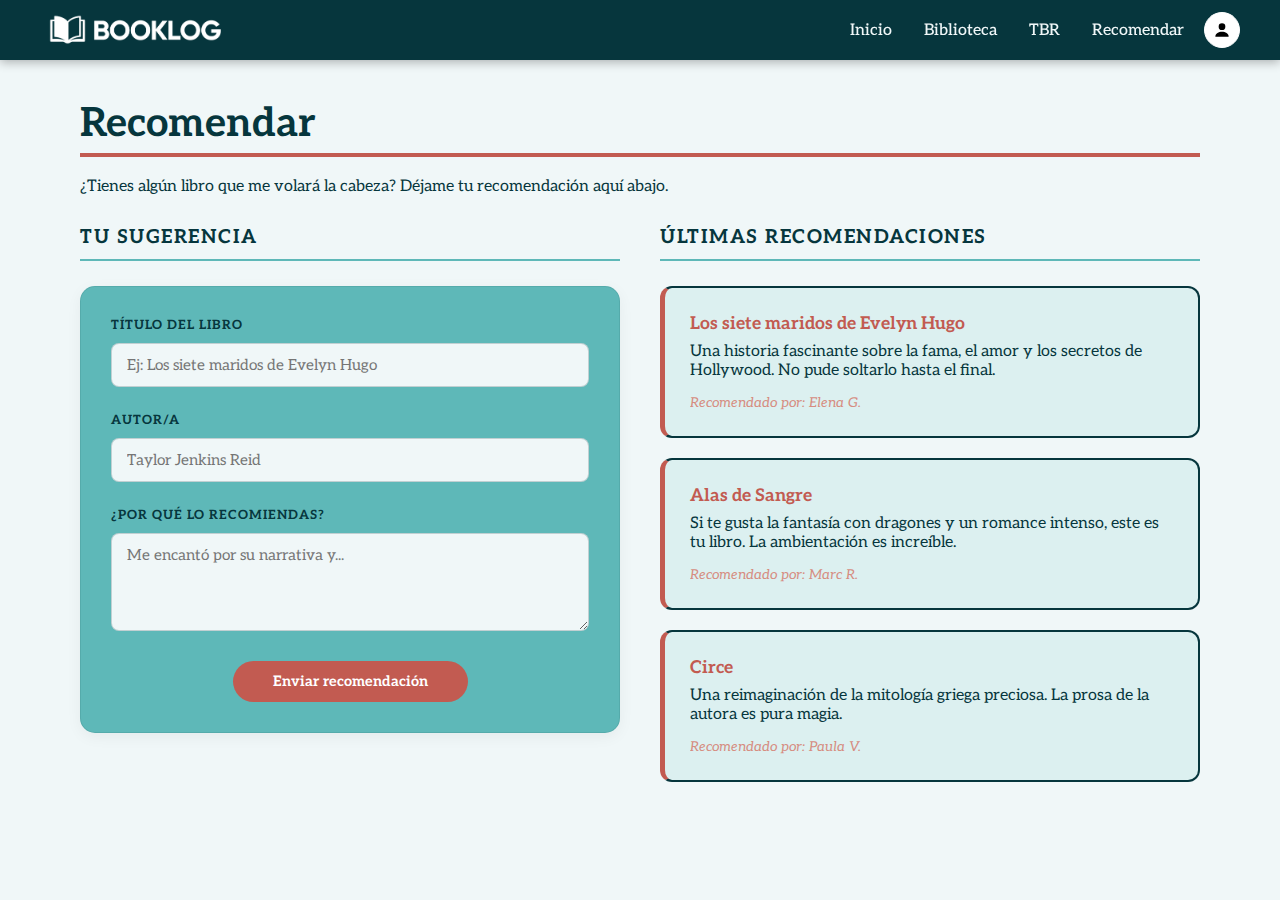
<file: recomendar.html>
<!DOCTYPE html>
<html lang="es">
<head>
    <meta charset="UTF-8">
    <meta name="viewport" content="width=device-width, initial-scale=1.0">
    <title>Recomendaciones | BookLog</title>
    <link rel="stylesheet" href="css/estilos.css">
    <link rel="preconnect" href="https://fonts.googleapis.com">
    <link rel="preconnect" href="https://fonts.gstatic.com" crossorigin>
    <link href="https://fonts.googleapis.com/css2?family=Aleo:wght@100..900&display=swap" rel="stylesheet">
    <script defer src="js/funciones.js"></script>
    <script defer src="js/data.js"></script>
</head>
<body>

    <header class="topbar">
        <a href="index.html" class="logo">
            <img src="img/logo-blanco.png" alt="BookLog">
        </a>

        <div class="menu-container">
            <button class="burger-menu" id="burger-menu" aria-label="Abrir menú">
                <span class="bar"></span>
                <span class="bar"></span>
                <span class="bar"></span>
            </button>

            <nav id="nav-menu">
                <a href="index.html">Inicio</a>
                <a href="biblioteca.html">Biblioteca</a>
                <a href="tbr.html">TBR</a>
                <a href="recomendar.html">Recomendar</a>
            </nav>
        </div>

        <div class="header-actions">
            
            <button class="editor-btn" title="Entrar como editor">
                <svg viewBox="0 0 24 24" width="20" height="20">
                    <circle cx="12" cy="8" r="4" />
                    <path d="M4 20c0-4 4-6 8-6s8 2 8 6" />
                </svg>
            </button>

            <button id="logout-btn" class="logout-btn" title="Cerrar modo editor"> Salir </button>
        </div>
    </header>

    <main class="container simple-page-layout">
    <h1 class="page-title">Recomendar</h1>
    <p class="subtitle">¿Tienes algún libro que me volará la cabeza? Déjame tu recomendación aquí abajo.</p>

    <div class="recommendation-layout">
        <section class="form-container">
            <h3 class="section-small-title">Tu Sugerencia</h3>
            <form id="recommendation-form" class="custom-form">
                <div class="input-group">
                    <label for="recom-title">Título del libro</label>
                    <input type="text" id="recom-title" placeholder="Ej: Los siete maridos de Evelyn Hugo" required>
                </div>
                <div class="input-group">
                    <label for="recom-author">Autor/a</label>
                    <input type="text" id="recom-author" placeholder="Taylor Jenkins Reid" required>
                </div>
                <div class="input-group">
                    <label for="recom-why">¿Por qué lo recomiendas?</label>
                    <textarea id="recom-why" rows="4" placeholder="Me encantó por su narrativa y..." required></textarea>
                </div>
                <button type="submit" class="submit-btn btn-enviar-recom">Enviar recomendación</button>
            </form>
        </section>

        <section class="suggestions-container">
            <h3 class="section-small-title">Últimas recomendaciones</h3>
            <div id="recommendations-list" class="recom-grid">
                <!-- Las recomendaciones se cargarán aquí dinámicamente -->
                <!-- Simulación de recomendaciones -->
                <div class="recom-item">
                    <strong>Los siete maridos de Evelyn Hugo</strong>
                    <p>Una historia fascinante sobre la fama, el amor y los secretos de Hollywood. No pude soltarlo hasta el final.</p>
                    <span class="recom-author">Recomendado por: Elena G.</span>
                </div>

                <div class="recom-item">
                    <strong>Alas de Sangre</strong>
                    <p>Si te gusta la fantasía con dragones y un romance intenso, este es tu libro. La ambientación es increíble.</p>
                    <span class="recom-author">Recomendado por: Marc R.</span>
                </div>

                <div class="recom-item">
                    <strong>Circe</strong>
                    <p>Una reimaginación de la mitología griega preciosa. La prosa de la autora es pura magia.</p>
                    <span class="recom-author">Recomendado por: Paula V.</span>
                </div>

            </div>
                </div>
        </section>
    </div>
</main>
    
    <div id="modal-editor" class="modal">
    <div class="modal-content">
        <button class="close-modal" id="close-login">✕</button>
        <h3>Acceso Editor</h3>
        <p>Introduce la clave para gestionar tu diario.</p>
        <form id="login-form">
            <input type="password" id="editor-key" placeholder="Contraseña de acceso" required>
            <button type="submit" class="submit-btn">Entrar</button>
        </form>
    </div>
</div>

</body>
</html>
</file>
<file: css/estilos.css>
:root {
    --crystal-blue: #5EB8B8;
    --orange: #C25B51;
    --ny-pink: #D68274;
    --middle-blue: #A1F3EC;
    --new-white: #F0F7F8;
    --rick-black: #06363D;
}

* {
    margin:0;
    padding:0;
    box-sizing: border-box;
    font-family: "Aleo", sans-serif;
}

html, body {
    overflow-x: clip; /* Evita el scroll horizontal por elementos fuera de pantalla */
    width: 100%;
    position: relative;
    min-width: 320px; /* Evita que la web se reduzca más allá de este punto */
    /*overflow-x: hidden; *//* Evita que aparezca el scroll lateral si algo se sale un poco */
}

body {
    background: var(--new-white);
    color: var(--rick-black);
} 

.container {
    max-width: 1200px; /* El ancho máximo que quieres para tu web */
    margin: 0 auto; /* Centra el bloque horizontalmente */
    padding: 0 40px; /* Margen interno para que en móviles no toque el borde */
    width: 100%; /* Asegura que ocupe el espacio disponible */
}

/* Regla general: Las secciones se apilan solas por defecto (display: block) */
    .progress, .current-reading, .last-reads, .tbr {
        width: 100%;
        padding: 40px 0; /* Espaciado vertical para que respiren */
        display: block;  /* Asegura el apilado vertical */
    }
/* Regla general para los títulos de sección */
    .last-reads h3, .tbr h3, .current-reading h3 {
        font-size: 2.5rem;
        color: var(--rick-black);
        border-bottom: 4px solid var(--orange);
        padding-bottom: 10px;
        margin-bottom: 30px;
        display: block; /* Ocupa el ancho del contenedor (.container) */
    }

/* TOPBAR */
    /*Reglas generales para el TOPBAR*/
    .header-actions {
        display: flex;
        align-items: center;
        gap: 10px; /* Separa el botón de Salir del botón de Usuario */
    }
    .topbar {
        display: grid;
        grid-template-columns: auto 1fr auto;
        align-items: center;
        padding: 10px 40px;
        position: sticky;
        top: 0;
        z-index: 10; /* Siempre por encima del resto de elementos para que se vea */
        box-shadow: 0 2px 10px rgba(0,0,0,0.3); /* Sombra sutil para dar profundidad al hacer scroll */
        background: var(--rick-black);
        backdrop-filter: blur(10px); /* Desenfoque tipo cristal */
    }
    .menu-container {
    display: flex;
    justify-content: flex-end; /* Empuja el nav hacia la derecha, cerca de los botones */
    }
    /* Regla para el logo */
    .logo img {
        height: 40px;
        width: auto;
        display: block;
    }
    /*Regla para los enlaces del menú*/
    .topbar nav {
        display: flex;
        justify-content: flex-end;
        gap: 32px;
        padding:0 20px;
    }
    .topbar nav a {
        color: var(--new-white);
        text-decoration: none;
        font-weight: 500;
        position: relative;
        padding: 6px 0;
    }
    .topbar nav a::after {
        content: "";
        position: absolute;
        left: 0;
        bottom: 0;
        width: 0%;
        height: 2px;
        background: var(--ny-pink);
        transition: width 0.3s ease;
    }
    .topbar nav a:hover::after {
        width: 100%;
    }
    /* Botón acceso a Modo Editor*/
    .editor-btn {
        background: white;
        border: 1px solid white;
        border-radius: 50%;
        width: 36px;
        height: 36px;
        display: grid;
        place-items: center;
        cursor: pointer;
        transition: all 0.2s ease;
    }
    .editor-btn:hover {
        background: var(--orange);
        border-color: var(--orange);
    }
    .editor-btn:hover svg {
        fill: white;
    }
    /* Burger Menu solo se verá en responsive */
    .burger-menu {
        display: none; 
        background: none;
        border: none;
    }

/* SECCIÓN HERO (index) */
    .hero {
        position: relative;
        display: grid;
        grid-template-columns: 1fr 1fr;
        align-items: center;
        gap: 40px;
        padding: 60px;
        background: var(--new-white);
    }
    .hero-text h2 {
        font-size: 3rem;
        color: var(--crystal-blue);
    }
    .hero-text button {
        margin-top: 20px;
        padding: 12px 24px;
        background: var(--orange);
        color: var(--new-white);
        border: none;
        border-radius: 30px;
        cursor: pointer;
        font-weight: 600;
        letter-spacing: 0.5px;
        transition: all 0.25s ease;
    }
    .hero-text button:hover {
        background: var(--middle-blue);
        color: var(--rick-black);
        transform: translateY(-2px);
    }
    /* Contenedor de las imágenes (Marco + Portada) */
    .hero-image-container {
        position: relative;
        width: 320px; /* Ajustado al tamaño del marco */
        height: 400px;
        margin-left: auto;
    }
    /* El Marco Amarillo (Capa Superior) */
    .hero-frame {
        position: absolute;
        top: 0;
        left: 0;
        width: 100%;
        height: 100%;
        z-index: 2; /* Siempre por encima */
        pointer-events: none; /* Permite que los clics pasen a través si fuera necesario */
        object-fit: contain;
    }
    /* La Portada del Libro (Capa Inferior) */
    #hero-book-cover {
        position: absolute;
        width: 65%; /* Ajustado para que encaje dentro del hueco del marco */
        top: 10%;
        left: 17%;
        z-index: 1; /* Por debajo del marco */
        object-fit: cover;
        border-radius: 4px;
        background: white;
    }
    /* ANIMACIÓN: Solo para la portada */
        .animar-portada {
            animation: revelarPortada 0.8s cubic-bezier(0.25, 0.46, 0.45, 0.94) forwards;
        }
        /* Animación de revelado de portada en el Hero */
        @keyframes revelarPortada {
            0% {
                transform: scale(0.5) rotate(-10deg);
                filter: brightness(0) blur(10px);
                opacity: 0;
            }
            50% {
                filter: brightness(1.5);
            }
            100% {
                transform: scale(1) rotate(0deg);
                filter: brightness(1) blur(0);
                opacity: 1;
            }
        }

/* SECCIÓN PROGRESO (index) */
    .progress {
        position: relative;
        display: block;
        background-color: var(--crystal-blue);
        margin-top: 0;
    }
    .progress-layout {
        display: grid;
        grid-template-columns: repeat(2, 1fr); 
        gap: 30px;
        max-width: 750px; /* Mantenemos tu medida de diseño original */
        margin: 0 auto;   /* Centra el grid dentro de la sección */
        padding: 0 20px;
    }
    .progress-container {
        display: grid;
        grid-template-columns: 1fr 1fr; /* 2 columnas internas */
        gap: 20px;
    }
    .card {
        border: 6px solid var(--ny-pink);
        padding: 20px;
        text-align: center;
        border-radius: 15px;
        background-color: var(--new-white);
    }
    .card img{
        height: 150px;
        width: auto;
        padding: 10px;
    }
    .big-number {
        font-size: 8rem;
        color: var(--ny-pink);
    }

/* SECCIÓN LECTURA ACTUAL (index) */
    /* reglas de la seccion */
    .current-reading {
        background-image: url("../img/cuadros-naranja-fondo.png");
        background-repeat: repeat; /* Se repite en horizontal y vertical */
        background-size: auto; /* Mantiene el tamaño real de la imagen */
        background-position: top left;
    }
    .current-reading-layout {
        display: grid;
        grid-template-columns: 320px 1fr;
        gap: 30px 60px; /* Añadimos 30px de separación vertical (entre título y columnas) */
        align-items: start;
        background-color: rgba(255, 255, 255, 0.95);
        padding: 40px;
        border-radius: 15px; /* Para que el recuadro blanco sea más suave */
    }
    /* Regla para que el título ignore las columnas y se quede arriba */
    .current-reading-title {
        grid-column: 1 / -1; /* Ocupa las dos columnas de lado a lado */
        font-size: 2.5rem;
        color: var(--rick-black);
        margin-bottom: 20px; /* Espacio con lo que viene debajo */
        padding-bottom: 10px;
    }
    /* zona donde se ubica la portada del libro */
    .current-cover-wrapper {
        width: 304px;
        height: 382px;
        border-radius: 12px;
        overflow: hidden;
        border: 1px solid rgba(255,255,255,0.1);
        position: relative;
        background-image: url('../img/current-reading-marco.png'); 
        background-size: cover;
        background-position: center;
        padding: 20px;
    }
    /* la imagen de la portada del libro */
    .current-cover-wrapper img {
        width: 100%;        /* Obliga a la imagen a ocupar todo el ancho del div */
        height: 100%;       /* Obliga a la imagen a ocupar todo el alto del div */
        object-fit: contain;
        display: block;
        
    }
    .current-img {
        width: 100%;
        height: 100%;
        object-fit: contain;
    }
    /* barra de progreso */
    .reading-progress-container {
        margin: 25px 0;
        max-width: 500px;
    }
    .progress-bar-bg {
        width: 100%;
        height: 10px;
        background: var(--rick-black);
        border-radius: 20px;
        overflow: hidden;
        margin-bottom: 10px;
    }
    .progress-bar-fill {
        height: 100%;
        background: var(--middle-blue);
        box-shadow: 0 0 15px var(--middle-blue);
        transition: width 0.8s ease-in-out;
    }
    .progress-stats {
        font-size: 0.9rem;
        color: var(--crystal-blue);
        font-weight: 500;
    }

/*
DE MOMENTO OCULTO HASTA QUE LO HAGA FUNCIONAR EN JS
*/
.admin-controls {display: none;} /* --> Borrar cuando lo programe <-- */
/* SECCIÓN PROGRESO - MODO EDITOR*/
/* Solo se muestra si el body tiene la clase is-editor */
/*.admin-controls {
    display: none;
    gap: 15px;
    margin-top: 30px;
}

body.is-editor .admin-controls {
    display: flex;
}

.btn-admin {
    padding: 12px 20px;
    border-radius: 8px;
    font-weight: 600;
    cursor: pointer;
    transition: all 0.3s ease;
    border: none;
    display: flex;
    align-items: center;
    gap: 10px;
}

.btn-update {
    background: transparent;
    border: 1.5px solid var(--ny-pink);
    color: var(--ny-pink);
}

.btn-update:hover {
    background: var(--ny-pink);
    color: var(--new-white);
}

.btn-finish {
    background: var(--middle-blue);
    color: white;
    text-align: center;
}

.btn-finish:hover {
    background: #a3097a;
    transform: translateY(-2px);
}
*/

/* ÚLTIMAS LECTURAS + TBR (index) */
    /* Reglas para los titulos */
    .last-reads h3 a, .tbr h3 a {
        text-decoration: none;
        color: inherit; /* Hereda el color var(--rick-black) del h3 */
        display: inline-block;
        transition: all 0.3s ease;
    }
    .last-reads h3 a:hover, .tbr h3 a:hover {
        color: var(--orange); /* Cambia al naranja corporativo */
    }
    /*Regla para el grid de libros*/
    .grid {
        display: grid;
        grid-template-columns: repeat(auto-fill, minmax(180px, 1fr));
        gap: 20px;
        padding: 20px 0;
    }
    /* Regla para Ultimas lecturas (y diferenciar las secciones)*/
    .last-reads {
        background-color: var(--crystal-blue);
    }
    /*Regla para las tarjetas de libros*/
    .book-card {
        background: var(--rick-black);
        border-radius: 10px;
        overflow: hidden;
        transition: transform .25s ease, box-shadow .25s ease;
        display: flex;
        flex-direction: column;
        height: 100%;
        cursor: pointer;/*hacer las tarjetas clicables -> aparece la "mano"*/
        transition: transform 0.2s ease, box-shadow 0.2s ease;
    }
    .book-meta {
        padding: 12px;
        color: var(--new-white);
        flex-grow: 1; /* Esto "empuja" a los botones .admin-actions hacia el fondo */
    }
    .book-cover {
        width: 100%;
        height: auto;
        object-fit: cover;
        aspect-ratio: 2 / 3;
        display: block;
    }
    .book-title {
        font-size: 1rem;
        margin-bottom: 4px;
    }
    .book-author {
        font-size: 0.8rem;
        opacity: .7;
    }
    .book-card:hover {
        transform: translateY(-6px);
        box-shadow: 0 10px 30px rgba(0,0,0,.3);
    }
    .card-leido:hover {
        transform: translateY(-5px);
        box-shadow: 0 10px 20px rgba(0,0,0,0.1);
        border-color: var(--middle-blue);
    }
    .book-title, #current-book-title, #after-title {
        word-wrap: break-word; /* Rompe la palabra si es más larga que el contenedor */
        overflow-wrap: break-word;
    }

    /* Libros leidos -> Valoraciones y Estrellas */
    .star-filled {
        color: #FFD700; /* Dorado para las llenas */
        text-shadow: 0 0 5px rgba(255, 215, 0, 0.3);
    }
    .star-empty {
        color: #ccc; /* Gris para las vacías */
    }
    .user-rating {
        margin: 5px 0;
        font-size: 1.1rem;
    }
    .user-comment {
        font-size: 0.75rem;
        font-style: italic;
        color: var(--new-white);
        opacity: 0.8;
        margin-top: 8px;
        display: -webkit-box;
        -webkit-line-clamp: 3; /* cortar el texto en la línea 3 | Para navegadores basados en Webkit (Chrome, Safari) */
        line-clamp: 3; /* cortar el texto en la línea 3 | Propiedad estándar que te pide VS Code */
        -webkit-box-orient: vertical; /* en qué dirección debe contar esas líneas*/
        overflow: hidden; /*Esconder físicamente el texto que sobra después del corte*/
    }

/* MODAL -> Reglas generales para las ventanas modales */
    .modal {
        display: none; 
        position: fixed;
        top: 0; left: 0;
        width: 100%; height: 100%;
        background: rgba(1, 22, 39, 0.9); /* Azul profundo con transparencia */
        z-index: 3000; /* Aseguramos que esté por encima de todo */
        place-items: center;
        backdrop-filter: blur(5px); /* Efecto de cristal esmerilado */
        justify-content: center; /* Centrado horizontal */
        align-items: center;
    }
    /* LA REGLA MÁS IMPORTANTE: Sin esto, los modales no aparecen */
    .modal.active { 
        display: grid; 
    }
    /* Base para el contenido (especialmente para el modal de login) */
    .modal-content {
        background: var(--rick-black);
        padding: 40px;
        border-radius: 15px;
        color: var(--new-white);
        max-width: 400px;
        width: 90%;
        position: relative;
        text-align: center;
        animation: modalAppear 0.3s ease-out; /* Añadimos la animación que ya tienes creada */
    }
    /* Animacion para la ventana modal */
        @keyframes modalAppear {
            from { transform: scale(0.8); opacity: 0; }
            to { transform: scale(1); opacity: 1; }
        }
    /* Estilo base de la X de cerrar */
    .close-modal {
        position: absolute;
        top: 15px;
        right: 15px;
        background: none;
        border: none;
        font-size: 1.5rem;
        cursor: pointer;
        color: var(--new-white);
        transition: color 0.2s;
        z-index: 20;
    }
    .close-modal:hover {
        color: var(--middle-blue);
    }


/* MODAL LIBRO LEIDO (RESEÑA) -> donde se ve la puntuación, reseña o citas introducidas por el usuario */
    /* El contenedor*/
    #modal-info .info-modal-content {
        max-width: 600px ; /* Más ancho qu el modal de acceso modo editor para que la lectura sea cómoda */
        background-color: var(--new-white) ;
        color: var(--rick-black) ;
        border: 3px solid var(--new-white);
        padding: 50px 40px ;
        text-align: left ; /* Alineamos el texto a la izquierda para leer mejor */
    }
    /* Textos del modal */
    #info-title {
        font-size: 2.2rem;
        color: var(--rick-black);
        margin-bottom: 5px;
        border: none; /* Quitamos el borde que tiene el modal de acceso */
    }
    #info-author {
        font-size: 1.1rem;
        color: var(--ny-pink);
        margin-bottom: 7px;
        display: block;
    }
    /* Estrellas de la reseña */
    #info-rating {
        background: rgba(6, 54, 61, 0.05);
        padding: 5px 20px;
        border-radius: 50px;
        display: inline-block;
        margin-bottom: 30px;
    }
    /* Secciones de Pensamientos y Citas */
    .info-section {
        margin-bottom: 25px;
    }
    .info-section strong {
        display: block;
        text-transform: uppercase;
        font-size: 0.8rem;
        letter-spacing: 1px;
        color: var(--rick-black);
        margin-bottom: 8px;
    }
    #info-comment {
        line-height: 1.6;
        font-size: 1.05rem;
    }
    /* Estilo especial para las citas (Quotes) */
    #info-quotes {
        font-style: italic;
        font-size: 1.1rem;
        color: var(--rick-black);
        background: white;
        padding: 20px;
        border-left: 5px solid var(--middle-blue);
        box-shadow: 4px 4px 0px rgba(0,0,0,0.05);
    }
    /* La X para este modal */
    #modal-info .close-modal {
        color: var(--rick-black); /* Color oscuro sobre fondo claro */
        font-size: 2rem;
        font-weight: bold;
        opacity: 0.7;
        transition: opacity 0.2s;
    }
    #modal-info .close-modal:hover {
        color: var(--orange);
        opacity: 1;
    }

/* MODAL INFO DEL LIBRO -> los libros que están en TBR */
    /* La tarjeta del modal */
    #book-modal .modal-content {
        position: relative;
        display: flex;
        flex-direction: column; /* Organiza el contenido verticalmente */
        overflow: hidden; /* Evita que el contenido se salga de los bordes */
        overflow-y: auto;
        width: 95%;
        max-width: 850px; /* Ancho suficiente para dos columnas */
        max-height: 80vh;
        position: relative;
        padding: 0; /* Quitamos el padding para controlar el diseño interno */
        margin: auto;
        background: var(--new-white); /* Fondo oscuro para que resalte la ficha */
        color: var(--rick-black);
        border-radius: 15px;
        border: 1px solid rgba(222, 186, 216, 0.3); /* Borde sutil rosa */
    }
    .modal-body {
        display: grid;
        grid-template-columns: 300px 1fr;
        gap: 0px;
    }
    /* Imagen de la portada del libro */
    .modal-cover img {
        width: 100%;
        height: 100%;
        object-fit: cover;
        border-radius: 8px;
        box-shadow: 0 10px 20px rgba(0,0,0,0.5);
    }
    /* bloque de texto (título, autor, sinopsis) */
    .modal-info {
        padding: 40px;
        display: flex;
        flex-direction: column;
        justify-content: center;
        text-align: left; /* Alineamos el texto a la izquierda */

    }
    /* Titulo del libro */
    .modal-info h2 {
        color: var(--crystal-blue);
        font-size: 2.2rem;
        margin-bottom: 5px;
    }
    /* Info del autor */
    .modal-info h3 {
        color: var(--ny-pink);
        font-size: 1.3rem;
        margin-bottom: 20px;
        font-weight: 500;
    }
    /* Titulo sinopsis */
    .modal-description h4 { 
        color: var(--orange); 
        margin-top: 20px; 
        margin-bottom: 10px; 
    }
    .modal-description p {
        line-height: 1.7;
        font-size: 1.05rem;
        color: var(--rick-black);
    }
    /* Etiquetas de género dentro del modal */
    .genres-container { 
        display: flex; gap: 10px; 
        flex-wrap: wrap; 
        margin-top: 10px; 
    }
    .genre-tag {
        background: rgba(6, 54, 61, 0.1); /* Fondo oscuro sutil */
        color: var(--rick-black);
        padding: 5px 12px;
        border-radius: 6px;
        font-size: 0.85rem;
        font-weight: 600;
    }
    /* Ocultar el numero de paginas del libro */
    #book-modal .modal-footer {
        display: none;
    }
    /* Botón de cierre del modal */
    #book-modal .close-modal {
        color: var(--rick-black);
        z-index: 10; /* Aseguramos que siempre esté por encima de la imagen */
        font-weight: bold;
        opacity: 0.6;
        transition: opacity 0.2s;
    }
    #book-modal .close-modal:hover {
        opacity: 1;
        color: var(--orange);
    }

/* -- MODO EDITOR -- */

    /* MODAL ACCESO EDITOR */
        #modal-editor .modal-content {
            max-width: 400px;
            padding: 30px 30px;
        }
        #modal-editor h3 {
            margin-bottom: 10px;
            padding-bottom: 10px;
            border-bottom: 2px solid var(--middle-blue);
        }
        #modal-editor p {
            margin-bottom: 15px;
            line-height: 1.5;
        }
        /* Estilo para el input de la contraseña */
        #editor-key {
            width: 100%;/* Ocupa todo el ancho disponible del contenedor */
            padding: 12px;
            margin-bottom: 15px;
            border: 1px solid rgba(255, 255, 255, 0.2);
            border-radius: 8px;
            background: rgba(255, 255, 255, 0.05);
            color: white;
            text-align: center;
            outline: none;
            transition: border-color 0.3s ease;
        }
        #editor-key:focus {
            border-color: var(--middle-blue);
        }
        /* Botón acceso modo editor*/
        #modal-editor .submit-btn {
            width: auto;
            min-width: 160px;
            padding: 10px 24px;
            margin: 0 auto;
            display: block;/* Necesario para que el centrado funcione */
            font-size: 0.9rem;
            letter-spacing: 1px;
        }
        /*Botones de los modales (acceso modo editor y libro leido)*/
        .submit-btn {
            width: 100%;
            padding: 15px;
            background: var(--orange);
            color: white;
            border: none;
            border-radius: 8px;
            font-weight: 700;
            cursor: pointer;
            transition: background 0.3s;
        }
        .submit-btn:hover {
            background: var(--middle-blue);
            color: var(--rick-black);
        }

    /* MODO EDITOR - Contenedor de botones, oculto por defecto */
        .admin-actions {
            display: none; /* No se ve para el usuario normal */
            gap: 10px;
            padding: 10px;
            background: rgba(1, 22, 39, 0.1);
            border-top: 1px solid #ddd;
        }
        /* Solo se muestra si el body tiene la clase is-editor (activada por el modal) */
        body.is-editor .admin-actions {
            display: flex;
            justify-content: center;
        }
        /* Cuando el modo editor está activo, podemos ocultar el botón de login para no confundir */
        body.is-editor .editor-btn {
            display: none;
        }
        /* botón de cerrar sesion modo editor*/
        body.is-editor .logout-btn { /* Solo se muestra si estamos en modo editor */
            display: inline-block;
        }
        /*Botones de edición de las secciones Ultimas lecturas y TBR */
        .btn-admin {
            padding: 6px 12px;
            border: none;
            border-radius: 5px;
            font-size: 0.75rem;
            cursor: pointer;
            font-weight: 700;
            transition: transform 0.2s;
        }
        .btn-admin:active {
            transform: scale(0.95);
        }
        /* Botón de editar*/
        .btn-edit { 
            background: var(--crystal-blue);
            color: white; 
        }
        .btn-edit:hover {
            background: var(--rick-black);
            color: var(--new-white);
        }
        /* Botón de borrar*/
        .btn-delete { 
            background: var(--orange); 
            color: white; 
        }
        /* Botón para marcarlo como leído*/
        .btn-read { 
            background: var(--crystal-blue);
            color: white;
        }
        /* Botón de cerrar sesión modo editor */
        .logout-btn {
            display: none; /* Oculto por defecto */
            background: var(--orange);
            color: var(--new-white);
            border: none;
            padding: 6px 12px;
            border-radius: 15px;
            font-size: 0.8rem;
            font-weight: 600;
            cursor: pointer;
            margin-right: 10px;
            transition: background 0.2s;
        }
        .logout-btn:hover {
            background: var(--middle-blue);
            color: var(--rick-black);
        }

        /* MODAL LIBRO LEIDO -> donde el usuario introduce la reseña (solo disponible en modo editor) */
            /* Estructura y Fondo */
            #modal-after .modal-content {
                display: flex;
                background: var(--rick-black); 
                color: var(--new-white);
                max-width: 900px;
                width: 95%;
                padding: 0;
                overflow: hidden;
            }
            #modal-after .modal-body {
                display: grid;
                grid-template-columns: 350px 1fr;
                width: 100%;
                gap: 0;
            }
            /* Portada del libro */
            #modal-after .modal-cover {
                width: 100%;
                height: 100%;
                background: rgba(0,0,0,0.2);
                display: flex;
                align-items: center;
            }
            #modal-after .modal-cover img {
                width: 100%;
                height: 100%;
                object-fit: cover; /* Asegura que la imagen llene el espacio sin deformarse */
            }
            /* Espaciado del formulario */
            #modal-after .modal-info {
                padding: 50px 40px; /* Replicamos el padding del modal-info */
                display: flex;
                flex-direction: column;
                justify-content: flex-start;
            }
            /* Etiquetas (Labels), títulos y Subtítulos */
            #modal-after label {
                color: var(--crystal-blue);
                font-size: 0.8rem;
                font-weight: 600;
                text-transform: uppercase;
                letter-spacing: 1px;
                display: block;
                margin-bottom: 5px;
            }
            /* El texto base (Tu reseña de: / Editando:) */
            #after-title {
                color: var(--new-white); /* Puedes usar --orange, --crystal-blue o cualquier otro */
                font-size: 1rem;
                font-weight: 400;
                margin-bottom: 5px;
            }
            /* El nombre del libro específico */
            .book-title-highlight {
                color: var(--crystal-blue); /* El color que tú prefieras para el título */
                font-size: 1.8rem;
                font-weight: 700;           /* Más grueso para que sea lo primero que se lea */
                display: block;             /* OPCIONAL: Ponlo en una línea nueva para que luzca más */
                margin-top: 5px;
            }
            .admin-subtitle {
                color: var(--ny-pink);
                font-style: italic;
                margin-bottom: 20px;
                display: block;
            }
            /* Inputs y Textareas (Estilo base) */
            #modal-after input, 
            #modal-after textarea {
                width: 100%;
                background: rgba(255, 255, 255, 0.05);
                border: 1.5px solid var(--crystal-blue);
                color: var(--new-white);
                padding: 10px;
                border-radius: 8px;
                font-family: inherit;
                outline: none;
                transition: border-color 0.3s ease;
            }
            /* Especificaciones para Textarea */
            #modal-after textarea {
                resize: none;
                margin-top: 5px;
            }
            /* Estados y Utilidades */
            #modal-after input:focus, 
            #modal-after textarea:focus {
                border-color: var(--middle-blue);
            }
            .char-count {
                display: block;
                text-align: right;
                font-size: 0.7rem;
                color: var(--new-white);
                opacity: 0.6;
                margin-top: 2px;
            }

/* PAGINA MI BIBLIOTECA y TBR */
    /* Layout y Título */
    .library-layout {
        display: grid;
        grid-template-columns: 280px 1fr; /* Sidebar fija, Contenido flexible */
        gap: 40px;
        padding-top: 40px;
        padding-bottom: 60px;
    }
    /* Titulo de la página (Mi biblioteca y TBR) */
    .page-title {
        font-size: 2.5rem;
        margin-bottom: 20px;
        border-bottom: 4px solid var(--orange); 
        padding-bottom: 5px;
        color: var(--rick-black);
    }
    /* Barra de acciones en móvil */
    .mobile-actions-bar {
        display: none; /* OCULTO EN ESCRITORIO */
    }
    /* Estructura del Sidebar */
    .sidebar {
        position: sticky;
        top: 100px;
        height: fit-content;
    }
    /* Titulo del sidebar */
    .sidebar-main-title {
        font-size: 1.2rem;
        color: var(--rick-black);
        text-transform: uppercase;
        letter-spacing: 1.5px;
        margin-bottom: 25px;
        padding-bottom: 10px;
        border-bottom: 2px solid var(--crystal-blue); /* Línea decorativa turquesa */
        display: block;
        width: 100%;
    }
    /* Botón de filtros en móvil */
    .btn-filtrar-minimal {
        display: flex;         /* Necesario para poner icono y texto en línea */
        align-items: center;   /* Centra verticalmente el icono con el texto */
        justify-content: flex-end; /* Lo pega todo al borde derecho */
        gap: 8px;              /* Espacio entre el embudo y la palabra FILTRAR */
        background: none;
        border: none;
        font-family: "Aleo", sans-serif;
        font-weight: 700;
        font-size: 0.75rem;    /* Mantenemos el tamaño pequeño de la captura */
        color: var(--rick-black);
        letter-spacing: 1.5px;
        text-transform: uppercase;
        cursor: pointer;
        flex: 1;
    }

    .btn-filtrar-minimal svg {
        /* El color del icono será automáticamente el mismo que el del texto */
        stroke: currentColor; 
    }
    /* Grupos de Filtros y Buscador */
    .search-filters {
        display: flex;
        flex-direction: column;
        align-items: flex-start; /* Alinea los hijos al inicio (izquierda) */
        gap: 15px;
        width: 100%;
        margin-bottom: 10px;
        padding: 0; /* Aseguramos que no haya padding lateral */
    }
    .filter-group {
        width: 100%;
        display: flex;
        flex-direction: column;
        align-items: flex-start; /* Refuerza la alineación a la izquierda */
        margin-bottom: 10px;
    }
    .filter-group h4 {
        color: var(--ny-pink);
        text-transform: uppercase;
        font-size: 0.8rem;
        letter-spacing: 1px;
        margin-bottom: 15px;
        border-bottom: 1px solid rgba(6, 54, 61, 0.1);
        padding-bottom: 5px;
        width: 100%;
    }
    /* Inputs (Buscador y Selector de Orden) */
    #search-input, 
    #sort-select {
        width: 100%;
        padding: 12px 15px;
        border: 1.5px solid rgba(6, 54, 61, 0.2);
        border-radius: 8px;
        font-size: 0.95rem;
        color: var(--rick-black);
        background-color: #fff;
        transition: all 0.3s ease;
        outline: none;
        cursor: pointer;
    }
    #search-input::placeholder {
        color: rgba(6, 54, 61, 0.5);
    }
    #search-input:focus, 
    #sort-select:focus {
        border-color: var(--middle-blue);
        box-shadow: 0 0 0 3px rgba(161, 243, 236, 0.2);
    }
    /* Personalización flecha Select */
    #sort-select {
        appearance: none;
        background-image: url("data:image/svg+xml;charset=US-ASCII,%3Csvg%20xmlns%3D%22http%3A%2F%2Fwww.w3.org%2F2000%2Fsvg%22%20width%3D%22292.4%22%20height%3D%22292.4%22%3E%3Cpath%20fill%3D%22%23C25B51%22%20d%3D%22M287%2069.4a17.6%2017.6%200%200%200-13-5.4H18.4c-5%200-9.3%201.8-12.9%205.4A17.6%2017.6%200%200%200%200%2082.2c0%205%201.8%209.3%205.4%2012.9l128%20127.9c3.6%203.6%207.8%205.4%2012.8%205.4s9.2-1.8%2012.8-5.4L287%2095c3.5-3.5%205.4-7.8%205.4-12.8%200-5-1.9-9.2-5.5-12.8z%22%2F%3E%3C%2Fsvg%3E");
        background-repeat: no-repeat;
        background-position: right 12px top 50%;
        background-size: 10px auto;
    }
    /* Listados de Checkboxes */
    .filter-list {
        list-style: none;
        width: 100%;
    }
    .filter-list li {
        margin-bottom: 10px;
    }
    .filter-list label {
        font-size: 0.9rem;
        cursor: pointer;
        display: flex;
        align-items: center;
        gap: 10px;
        transition: color 0.2s ease;
    }
    .filter-list label:hover {
        color: var(--crystal-blue);
    }
    .filter-list input[type="checkbox"] {
        accent-color: var(--ny-pink);
        width: 16px;
        height: 16px;
    }
    /* Utilidades Mobile (Ocultas por defecto) */
    .btn-filters-mobile, 
    .close-sidebar {
        display: none;
    }
    /* Subtitulo pagina TBR*/
    .subtitle{
        font-size: 1rem;
    }




/* PAGINA RECOMENDAR */
    /* Regla para paginas sin sidebar */
    .simple-page-layout {
        padding-top: 40px;
        padding-bottom: 60px;
    }
    /* Contenedor de Formulario y Lista */
    .recommendation-layout {
        display: grid;
        grid-template-columns: 1fr 1fr;
        gap: 40px;
        margin-top: 30px;
    }
    /* Títulos internos de la página */
    .section-small-title {
        font-size: 1.2rem;
        color: var(--rick-black);
        text-transform: uppercase;
        letter-spacing: 1.5px;
        margin-bottom: 25px;
        padding-bottom: 10px;
        border-bottom: 2px solid var(--crystal-blue); /* Igual que el sidebar */
    }
    /* Formulario*/
    .custom-form {
        background: var(--crystal-blue); /* Cambiamos a blanco para que resalte sobre el fondo */
        padding: 30px;
        border-radius: 15px;
        border: 1px solid rgba(6, 54, 61, 0.1);
        box-shadow: 0 4px 15px rgba(0,0,0,0.05);
    }
    .custom-form label {
        color: var(--ny-pink); /* Color de los h4 del sidebar */
        text-transform: uppercase;
        font-size: 0.8rem;
        font-weight: 700;
        letter-spacing: 1px;
        margin-bottom: 8px;
    }
    .custom-form input, 
    .custom-form textarea {
        width: 100%;
        padding: 12px 15px;
        border: 1.5px solid rgba(6, 54, 61, 0.2);
        border-radius: 8px; /* Mismo radio que el buscador */
        font-size: 0.95rem;
        background-color: var(--new-white);
        margin-bottom: 20px;
    }
    .input-group {
        margin-bottom: 5px;
        display: flex;
        flex-direction: column;
    }
    .input-group label {
        color: var(--rick-black); /* Usamos el rosa de tus h4 del sidebar */
        text-transform: uppercase;
        font-weight: 700;
        margin-bottom: 10px;
        font-size: 0.8rem;
        letter-spacing: 1px;
    }
    .input-group input, 
    .input-group textarea {
        padding: 12px 15px;
        border: 1.5px solid rgba(6, 54, 61, 0.2); /* Mismo grosor que el buscador */
        border-radius: 8px;
        font-size: 0.95rem;
        color: var(--rick-black);
        background-color: var(--new-white);
        transition: all 0.3s ease;
        outline: none;
    }
    .input-group input:focus, 
    .input-group textarea:focus {
        border-color: var(--middle-blue); /* Color de foco igual al buscador */
        box-shadow: 0 0 0 3px rgba(161, 243, 236, 0.2);
    }
    /* Botón enviar formulario */
    .btn-enviar-recom {
        display: block;
        margin: 10px auto 0;
        padding: 12px 40px;
        width: fit-content; /* Evita que ocupe todo el ancho si prefieres que sea pequeño */
        border-radius: 50px;
        font-size: 0.9rem;
        transition: all 0.3s ease; /* Asegura una animación suave */
    }
    .btn-enviar-recom:hover {
        background-color: var(--middle-blue);
        color: var(--rick-black);
    }
    /* Listado de recomendaciones */
    .recom-item {
        background: rgba(138, 214, 208, 0.2);; /* Fondo oscuro como tus tarjetas de libros */
        padding: 25px;
        margin-bottom: 20px;
        border-radius: 12px;
        color: var(--rick-black);
        transition: transform 0.3s ease, box-shadow 0.3s ease;
        border: 2px solid var(--rick-black);
        border-left: 5px solid var(--orange); /* Detalle naranja para conectar con el logo */
    }
    .recom-item:hover {
        transform: translateY(-5px); /* Efecto hover de la biblioteca */
        box-shadow: 0 10px 20px rgba(0,0,0,0.2);
    }
    .recom-item strong {
        display: block;
        color: var(--orange); /* Título de la recomendación en turquesa */
        font-size: 1.1rem;
        margin-bottom: 8px;
    }
    .recom-author {
        display: block;
        margin-top: 15px;
        color: var(--ny-pink); /* Autor en rosa para coherencia */
        font-size: 0.85rem;
        font-style: italic;
        opacity: 0.9;
    }


/*RESPOSIVE*/

@media (max-width: 768px) {
    /* REGLAS GENERALES MAQUETACION */
        /* Todo a una columna*/
        .hero, .progress, .current-reading, .last-reads, .tbr, .recommendation-layout {
            padding: 20px 0;
            grid-template-columns: 1fr;
        }
        /* Títulos de secciones */
        .last-reads h3, .tbr h3, .current-reading h3 {
            font-size: 1.8rem; /* Bajamos de 2.5rem a 1.8rem para pantallas pequeñas */
            margin-bottom: 20px;
        }
        /* Contenedor principal */
        .container {
            padding: 20px 20px; /* Reducimos de 40px a 20px para que el contenido respire mejor */
        }

    /* TOPBAR */
        .topbar {
            padding: 10px 20px;
            grid-template-columns: 1fr auto auto; 
            backdrop-filter: none;
            position: sticky; 
            top: 0;
            z-index: 20;
        }
        /* Clase para mostrar el menú cuando se active */
        .topbar nav.nav-active {
            right: 0; /* Aparece suavemente desde la derecha */
        }
        .topbar nav {
            position: fixed;
            top: 0;
            right: -100%; /* Oculto a la derecha */
            width: 80%;
            height: 100dvh;
            background: var(--rick-black);
            display: flex;
            flex-direction: column;
            justify-content: center;
            align-items: center;
            gap: 40px;
            transition: right 0.4s ease;
            box-shadow: -5px 0 15px rgba(0,0,0,0.5);
            z-index: 23;
        }
        /* Burger menu*/
        .burger-menu {
            display: flex;
            order: 1; /* El burger se queda en el medio/derecha */
            z-index: 21; 
            position: relative;   
            flex-direction: column;
            gap: 5px;

            cursor: pointer;
            padding: 10px;       
        }
        .burger-menu.open {
            position: fixed; /* Sale de su sitio original */
            top: 20px;       /* Ajusta la distancia desde arriba */
            right: 20px;     /* Ajusta la distancia desde la derecha */
            z-index: 24;  /* Asegúrate de que esté por encima del nav (9999) */
        }
        .burger-menu .bar {
            display: block;
            width: 25px;
            height: 3px;
            background-color: var(--new-white);
            margin: 0 auto; /* Por si acaso */
            transition: all 0.3s ease;
        }
            /* Animación de la hamburguesa a "X" */
            .burger-menu.open .bar:nth-child(1) {
                transform: translateY(8px) rotate(45deg);
            }
            .burger-menu.open .bar:nth-child(2) {
                opacity: 0; /* Efecto de salida lateral */
                transform: translateX(-20px);
            }
            .burger-menu.open .bar:nth-child(3) {
                transform: translateY(-8px) rotate(-45deg);
            }
        /* Botón acceso Modo Editor*/
        .editor-btn {
            width: 32px;
            height: 32px;
            margin-left: 10px;
            order: 2; /* El editor se queda al final */
        }
        /* Botón salir del modo editor */
        .logout-btn {
            white-space: nowrap; /* Evita las dos líneas */
            padding: 8px 10px;
            border-radius: 15%;
        }
    /* PAGINA INDEX */
        /* SECCIÓN HERO */
            .hero {
                grid-template-columns: 1fr;
                padding: 40px 20px;
                text-align: center;
                gap: 30px;
            }
            .hero-text h2 {
                font-size: 2.2rem; /* Tamaño más cómodo para móvil */
            }
            .hero-image-container {
                margin: 20px auto 0; /* Centrado en móvil */
                width: 260px;
                height: 320px;
            }
            .current-cover {
                width: 100%;
                height: 350px;
                margin: 20px 0;
            }
            .cover-placeholder {
                margin: 0 auto; /* Centramos el placeholder de la recomendación */
                width: 220px; /* Reducimos un poco el tamaño para que no ocupe toda la pantalla */
                height: 310px;
            }

        /* SECCIÓN PROGRESO */
            .progress-layout {
                grid-template-columns: repeat(2, 1fr);
                gap: 15px; /* Reducimos el espacio entre ellas */
                padding: 0 15px;
            }
            .card {
                padding: 15px 10px; 
                border-width: 3px;
            }
            big-number {
                font-size: 2em; 
                line-height: 1;
            }
            #mood-icon {
                width: 120px; 
                height: auto;
                margin: 10px auto;
                display: block; /* Necesario para que el margin auto funcione */
            }
            .progress-layout .card {
                padding: 25px 20px;
            }

        /* SECCIÓN LECTURA ACTUAL */
            .current-reading {
                padding: 40px 20px;
                gap: 20px;
                overflow-x: auto; 
            }
            /* Layout de la lectura actual */
            .current-reading-layout {
                grid-template-columns: 1fr;
                text-align: center;
                gap: 15px;
                min-width: 300px; 
                width: 100%;
                margin: 0 auto;
            }
            /* Portada del libro de la lectura actual */
            .current-cover-wrapper {
                margin: 0 auto; 
                width: 240px;
                height: 340px;
                background-size: 100% 100%; /* Obligamos al marco a ajustarse al 100% del ancho y alto del padre */
            }
            .current-reading-title {
                text-align: left;
            }
            .current-info h4 {
                font-size: 1.8rem;
            }

        /* GRIDS DE LIBROS (Últimas lecturas y TBR en el index) */
            .grid {
                grid-template-columns: repeat(auto-fill, minmax(160px, 1fr)); /* Permitimos 2 columnas en la mayoría de móviles */
                gap: 15px;
            }
            .book-title {
                font-size: 0.9rem;
            }

    /* VENTANAS MODALES */
        /* MODAL INFO LIBRO LEIDO (RESEÑA) */
            #modal-info .info-modal-content {
                width: 95%; /* Ocupa casi todo el ancho de la pantalla */
                max-width: none; /* Eliminamos el límite de 600px de escritorio */
                padding: 30px 20px; /* Reducimos el padding para ganar espacio de lectura */
                max-height: 85vh; /* Altura máxima del 85% de la pantalla */
                overflow-y: auto; /* Permite scroll vertical si la reseña es larga */
                margin: 10px; /* Pequeño margen para que no toque los bordes del navegador */
            }
            /* Ajustamos los textos para que no se vean gigantes en pantallas pequeñas */
            #modal-info #info-title {
                font-size: 1.6rem;
                line-height: 1.2;
            }
            #modal-info #info-author {
                font-size: 1rem;
                margin-bottom: 15px;
            }
            /* Ajuste para la cita (Quotes) en móvil */
            #modal-info #info-quotes {
                padding: 15px;
                font-size: 1rem;
            }

        /* MODAL INFO LIBRO -> libros que están en TBR */
            /* Contenedor principal del modal */
            #book-modal .modal-content {
                display: flex;
                flex-direction: column;
                position: relative;
                max-width: 90%; /* No toca los bordes laterales */
                max-height: 85vh; /* Altura máxima del 85% de la pantalla */
                overflow-y: auto; /* ¡AQUÍ SE ACTIVA EL SCROLL! */
                margin: auto; /* Centrado total */
                padding: 0; /* Limpiamos padding para que la imagen llegue al borde */
            }
            /* Cuerpo del modal: Forzamos el apilado */
            .modal-body {
                display: flex;
                flex-direction: column; /* Cambiamos grid por flex para mejor control */
            }
            /* El "marco" donde se ubida la portada del libro */
            #book-modal .modal-cover {
                width: 100%;
                height: 380px; /* Aumentado de 220px para que se vea bien la portada */
            }
            /* La imagen de la portada */
            .modal-cover img {
                height: 100%;
                width: 100%;
                object-fit: cover;
            }
            /* Textos del modal */
            .modal-info {
                padding: 30px 20px;     
                text-align: center;
            }
            /* Titulo del libro */
            .modal-info h2 {
                font-size: 1.5rem ; /* Título más pequeño */
                margin-bottom: 5px;
            }
            /* Nombre del autor*/
            .modal-info h3 {
                font-size: 1rem ;   /* Autor más pequeño */
            }
            /* Sinopsis del libro */
            .modal-description p {
                font-size: 0.85rem;      
                line-height: 1.6;
                color: var(--rick-black);
                text-align: left;
            }
            /* Generos del libro*/
            .genre-tag {
                font-size: 0.7rem;
                padding: 4px 10px;
                background: rgba(6, 54, 61, 0.1);
                color: var(--rick-black);
            }
            /* Ocultamos las páginas del libro */
            #book-modal .modal-footer {
                display: none;
            }
            /* Botón de cierre del modal */
            #book-modal .close-modal {
                position: sticky; /* Para que cuando haya scroll, siempre esté visible */
                top: 15px;
                right: 15px;
                align-self: flex-end; /* Lo empuja a la derecha */
                margin-bottom: -40px; /* Truco para que no ocupe espacio real en el flujo */
                z-index: 10;
                background: rgba(240, 247, 248, 0.8); /* Fondo semi-transparente para que no se pierda con la foto */
                width: 35px;
                height: 35px;
                min-width: 35px; /* Evita que se convierta en óvalo */
                min-height: 35px;
                padding: 0;
                display: flex;
                align-items: center;
                justify-content: center;
                border-radius: 50%;
            }

        /* MODAL DE EDICIÓN RESEÑAS */
            /* Forzamos el apilado vertical y permitimos scroll interno */
            #modal-after .modal-content {
                flex-direction: column;
                max-height: 92vh; /* Evita que el modal se salga de la pantalla */
                width: 95%;
                overflow-y: auto; /* Permite navegar por el formulario si es largo */
            }
            #modal-after .modal-body {
                display: flex;
                flex-direction: column; /* Apila Portada arriba y Formulario abajo */
                grid-template-columns: 1fr; /* Desactiva las columnas de escritorio */
            }
            /* Imagen de la portada del libro */
            #modal-after .modal-cover {
                width: 100%;
                height: 220px; /* Altura fija para la portada en móvil */
                min-height: 220px;
            }
            #modal-after .modal-cover img {
                object-fit: cover;
                width: 100%;
                height: 100%;
            }
            /* Ajuste de textos y campos */
            #modal-after .modal-info {
                padding: 25px 20px; /* Menos espacio lateral para ganar área de escritura */
            }
            #after-title {
                font-size: 1.4rem; /* Reducimos el tamaño para que no empuje todo hacia abajo */
                line-height: 1.2;
            }
            .book-title-highlight {
                font-size: 1.6rem;
                display: inline; /* En móvil es mejor que fluya con el texto para ahorrar espacio */
            }
            /* Inputs más cómodos para dedos */
            #modal-after input, 
            #modal-after textarea {
                font-size: 16px; /* Evita que iOS haga zoom automático al enfocar */
                padding: 12px;
            }

    /* PAGINA BIBLIOTECA Y TBR */
        .library-layout {
            grid-template-columns: 1fr; /* El sidebar pasa arriba en pantallas pequeñas */
        }
        /* Seccion botones para filtros y categorias */
        .mobile-actions-bar {
            display: flex; /* APARECE EN MÓVIL */
            justify-content: space-between;
            align-items: center;
            border-top: 1px solid rgba(6, 54, 61, 0.1);
            border-bottom: 1px solid rgba(6, 54, 61, 0.1);
            padding: 15px 0;
            margin: 10px 0 0 0;
            width: 100%;
        }
            /* Estilo para el texto "RECOMENDADO" y "FILTRAR" */
            .minimal-select, 
            .btn-filtrar-minimal {
                background: transparent;
                border: none;
                font-family: "Aleo", sans-serif;
                font-weight: 700;
                font-size: 0.75rem;
                color: var(--rick-black);
                letter-spacing: 1.5px;
                text-transform: uppercase;
                cursor: pointer;
                outline: none;
            }
            /* apariencia del desplegable de ordenación en móviles */
            .minimal-select {
                appearance: none;
                -webkit-appearance: none; /* Quita la flecha nativa en iOS/Safari */
                -moz-appearance: none;    /* Quita la flecha nativa en Firefox */
                /* Añadimos una flecha limpia como fondo -> Al ser una imagen de fondo, el navegador la trata como parte del estilo del elemento y no permite que otras flechas nativasse "cuelen" en ese espaci*/
                background-image: url("data:image/svg+xml;charset=US-ASCII,%3Csvg%20xmlns%3D%22http%3A%2F%2Fwww.w3.org%2F2000%2Fsvg%22%20width%3D%2212%22%20height%3D%2212%22%20viewBox%3D%220%200%2024%2024%22%20fill%3D%22none%22%20stroke%3D%22%2306363D%22%20stroke-width%3D%223%22%20stroke-linecap%3D%22round%22%20stroke-linejoin%3D%22round%22%3E%3Cpolyline%20points%3D%226%209%2012%2015%2018%209%22%3E%3C%2Fpolyline%3E%3C%2Fsvg%3E");
                background-repeat: no-repeat;
                background-position: right 0 center;
                background-size: 10px;
                padding-right: 18px; /* Espacio para que el texto no pise la flecha */
            }
            .sort-control-mobile {
                flex: 1;
                position: relative;
                text-align: left;
            }
            .btn-filtrar-minimal {
                flex: 1;
                text-align: right;
            }
            /* Línea divisoria central muy sutil */
            .sort-control-mobile::before {
                content: "";
                position: absolute;
                right: 0;
                top: 50%;
                transform: translateY(-50%);
                height: 15px;
                width: 1px;
                background: rgba(6, 54, 61, 0.1);
            }
        /* Reglas del sidebar */
            .sidebar {
                position: fixed;
                top: 0;
                left: -100%; /* Escondido a la izquierda */
                width: 280px;
                height: 100vh; /* Ocupa toda la altura de la pantalla */
                overflow-y: auto; /* Permite scroll interno si el contenido es largo */
                display: block;
                flex-wrap: wrap;
                gap: 20px;
                background: var(--new-white);
                padding: 40px 20px;
                transition: left 0.4s ease;
                box-shadow: 5px 0 15px rgba(0,0,0,0.5);
                z-index: 22;
            }
            /* Clase activa que pondremos con JS */
                .sidebar.active {
                    left: 0;
                }
            /* Ocultamos el selector de escritorio en el sidebar móvil */
                #sidebar-filters #sort-select {
                    display: none;
                }
            /* Si quieres ocultar todo su contenedor para que no deje hueco: */
                #sidebar-filters .filter-group:has(#sort-select) {
                    display: none;
                }
            /* Botón de cierre del sidebar */
                .close-sidebar {
                    display: block;
                    position: absolute;
                    top: 10px;
                    right: 20px;
                    background: none;
                    border: none;
                    color: var(--rick-black);
                    font-size: 1.5rem;
                    cursor: pointer;
                }
            /* Titulo de la pagina*/
                .page-title {
                    font-size: 2rem;   /* Tamaño reducido para que quepa bien en móviles */
                    margin-bottom: 20px;
                }
                .subtitle{
                    font-size: 1rem;
                    opacity: 0.8;
                }

/* PAGINA RECOMENDAR */
    /* Estilo para el contenedor de recomendaciones */
    .recommendation-layout {
        margin-top: 5px;
        grid-template-columns: 1fr; /* Apilado en móvil */
        gap: 40px;
    }
    .custom-form {
        padding: 20px; /* Reducimos el padding interno para ganar espacio */
    }
    .section-small-title {
        font-size: 1.1rem; /* Ajustamos ligeramente el título de la sección para móvil */
        margin-bottom: 15px;
    }
    .recom-item {
        padding: 20px; /* Reducimos un poco el padding de las tarjetas de recomendación */
    }
}
</file>
